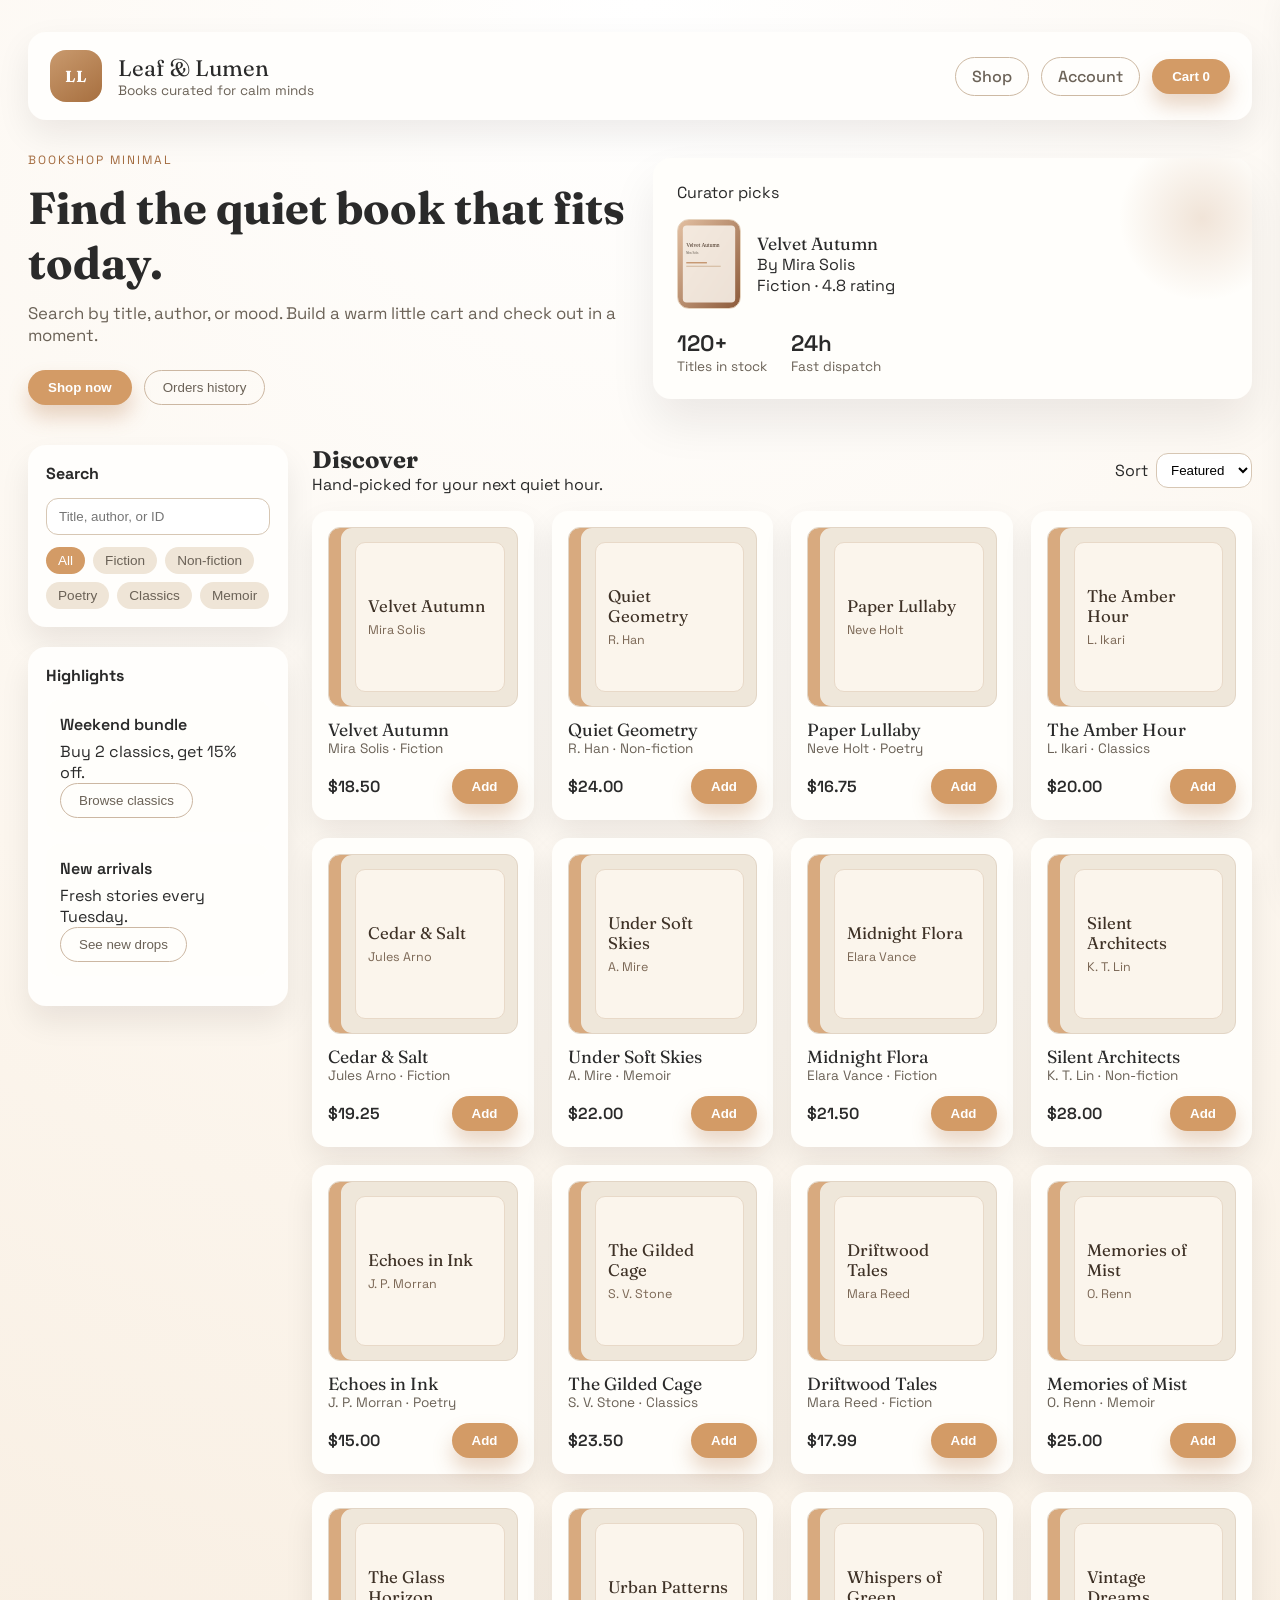
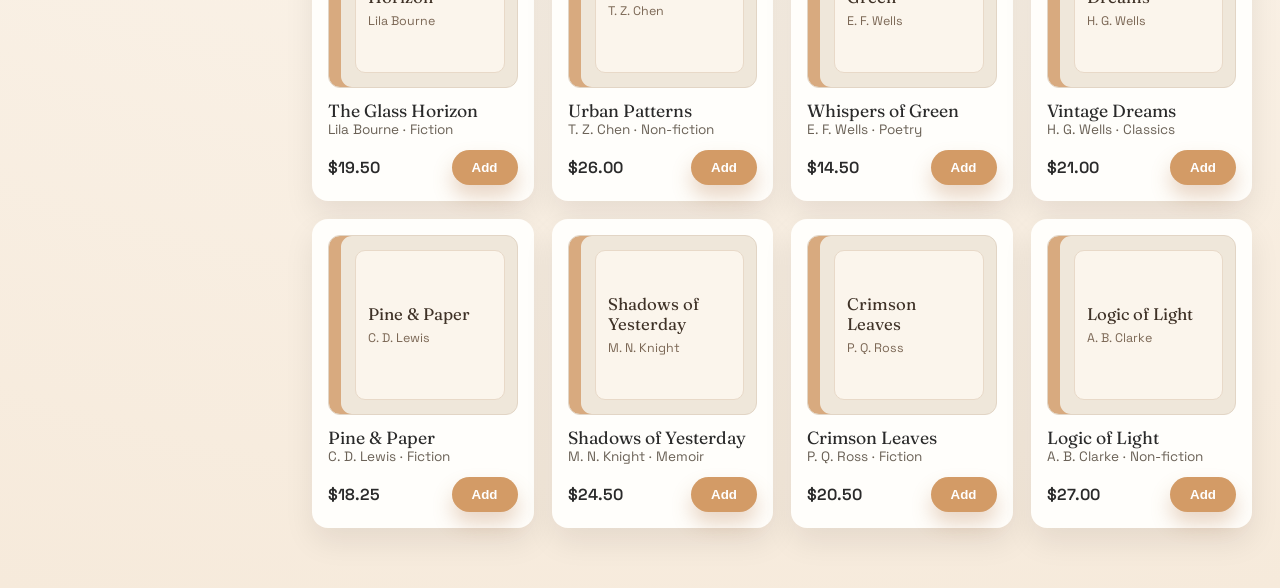
<file: frontend/index.html>
<!doctype html>
<html lang="en">
  <head>
    <meta charset="UTF-8" />
    <meta name="viewport" content="width=device-width, initial-scale=1" />
    <title>Leaf & Lumen Books</title>
    <link rel="preconnect" href="https://fonts.googleapis.com" />
    <link rel="preconnect" href="https://fonts.gstatic.com" crossorigin />
    <link href="https://fonts.googleapis.com/css2?family=Fraunces:wght@300;500;700&family=Space+Grotesk:wght@400;500;600&display=swap" rel="stylesheet" />
    <link rel="stylesheet" href="styles.css" />
  </head>
  <body>
    <div class="app">
      <header class="topbar">
        <div class="brand">
          <div class="brand-mark">LL</div>
          <div>
            <div class="brand-title">Leaf & Lumen</div>
            <div class="brand-subtitle">Books curated for calm minds</div>
          </div>
        </div>
        <nav class="topbar-nav">
          <a href="index.html" class="chip is-active" style="text-decoration:none;">Shop</a>
          <a href="login.html" id="account-link" class="chip" style="text-decoration:none;">Account</a>
          <button class="primary" id="open-cart">Cart <span id="cart-count">0</span></button>
        </nav>
      </header>

      <main class="main">
        <section class="hero">
          <div class="hero-copy">
            <p class="eyebrow">Bookshop minimal</p>
            <h1>Find the quiet book that fits today.</h1>
            <p class="lead">
              Search by title, author, or mood. Build a warm little cart and check out in a moment.
            </p>
            <div class="hero-actions">
              <button class="primary" id="shop-now">Shop now</button>
              <button class="ghost" id="view-orders">Orders history</button>
            </div>
          </div>
          <div class="hero-card">
            <div class="hero-card-inner">
              <div class="hero-kicker">Curator picks</div>
              <div class="hero-book">
                <div class="hero-book-cover" id="hero-cover"></div>
                <div>
                  <div class="hero-book-title">Velvet Autumn</div>
                  <div class="hero-book-author">By Mira Solis</div>
                  <div class="hero-book-meta">Fiction · 4.8 rating</div>
                </div>
              </div>
              <div class="hero-stats">
                <div>
                  <div class="stat-value">120+</div>
                  <div class="stat-label">Titles in stock</div>
                </div>
                <div>
                  <div class="stat-value">24h</div>
                  <div class="stat-label">Fast dispatch</div>
                </div>
              </div>
            </div>
          </div>
        </section>

        <section class="content">
          <aside class="sidebar">
            <div class="panel">
              <h3>Search</h3>
              <input type="text" id="search-input" placeholder="Title, author, or ID" />
              <div class="tag-list" id="category-tags"></div>
            </div>
            <div class="panel">
              <h3>Highlights</h3>
              <div class="highlight">
                <p class="highlight-title">Weekend bundle</p>
                <p>Buy 2 classics, get 15% off.</p>
                <button class="ghost">Browse classics</button>
              </div>
              <div class="highlight">
                <p class="highlight-title">New arrivals</p>
                <p>Fresh stories every Tuesday.</p>
                <button class="ghost">See new drops</button>
              </div>
            </div>
          </aside>

          <section class="catalog">
            <div class="catalog-header">
              <div>
                <h2>Discover</h2>
                <p>Hand-picked for your next quiet hour.</p>
              </div>
              <div class="catalog-controls">
                <label for="sort">Sort</label>
                <select id="sort">
                  <option value="featured">Featured</option>
                  <option value="title">Title</option>
                  <option value="author">Author</option>
                  <option value="price">Price</option>
                </select>
              </div>
            </div>
            <div class="book-grid" id="book-grid"></div>
          </section>
        </section>
      </main>
    </div>

    <div class="drawer" id="cart-drawer">
      <div class="drawer-header">
        <h3>Your cart</h3>
        <button class="ghost" id="close-cart">Close</button>
      </div>
      <div class="drawer-body" id="cart-items"></div>
      <div class="drawer-footer">
        <div class="totals">
          <span>Total</span>
          <strong id="cart-total">$0.00</strong>
        </div>
        <button class="primary" id="checkout">Place order</button>
      </div>
    </div>

    <div class="modal" id="auth-modal">
      <div class="modal-content">
        <div class="modal-header">
          <h3>Welcome back</h3>
          <button class="ghost" id="close-auth">Close</button>
        </div>
        <div class="tabs">
          <button class="tab is-active" data-tab="login">Login</button>
          <button class="tab" data-tab="register">Register</button>
        </div>
        <form class="form" id="login-form">
          <label>Email</label>
          <input type="email" placeholder="name@email.com" required />
          <label>Password</label>
          <input type="password" placeholder="••••••" required />
          <button class="primary" type="submit">Login</button>
        </form>
        <form class="form is-hidden" id="register-form">
          <label>Name</label>
          <input type="text" placeholder="Your name" required />
          <label>Email</label>
          <input type="email" placeholder="name@email.com" required />
          <label>Password</label>
          <input type="password" placeholder="Create a password" required />
          <label>Address</label>
          <input type="text" placeholder="Street, City" required />
          <button class="primary" type="submit">Create account</button>
        </form>
      </div>
    </div>

    <div class="modal" id="orders-modal">
      <div class="modal-content modal-wide">
        <div class="modal-header">
          <h3>Orders history</h3>
          <button class="ghost" id="close-orders">Close</button>
        </div>
        <div class="orders-list" id="orders-list"></div>
      </div>
    </div>

    <div class="modal" id="book-details-modal">
      <div class="modal-content modal-wide">
        <div class="modal-header">
          <h3>Book Details</h3>
          <button class="ghost" id="close-book-details">Close</button>
        </div>
        <div class="book-details-body" id="book-details-content">
          <!-- Populated by JS -->
        </div>
      </div>
    </div>

    <script src="app.js"></script>
  
    <script>
      (function() {
         const userStr = localStorage.getItem("currentUser");
         if (userStr) {
           const accLink = document.getElementById("account-link");
           if (accLink) {
             accLink.href = "profile.html";
           }
         } else {
             // Not logged in? If they are on admin.html and not logged in, force redirect to login
             if(window.location.pathname.includes("admin.html")) {
                window.location.href = "login.html";
             }
         }
      })();
    </script>
  </body>
</html>
</file>
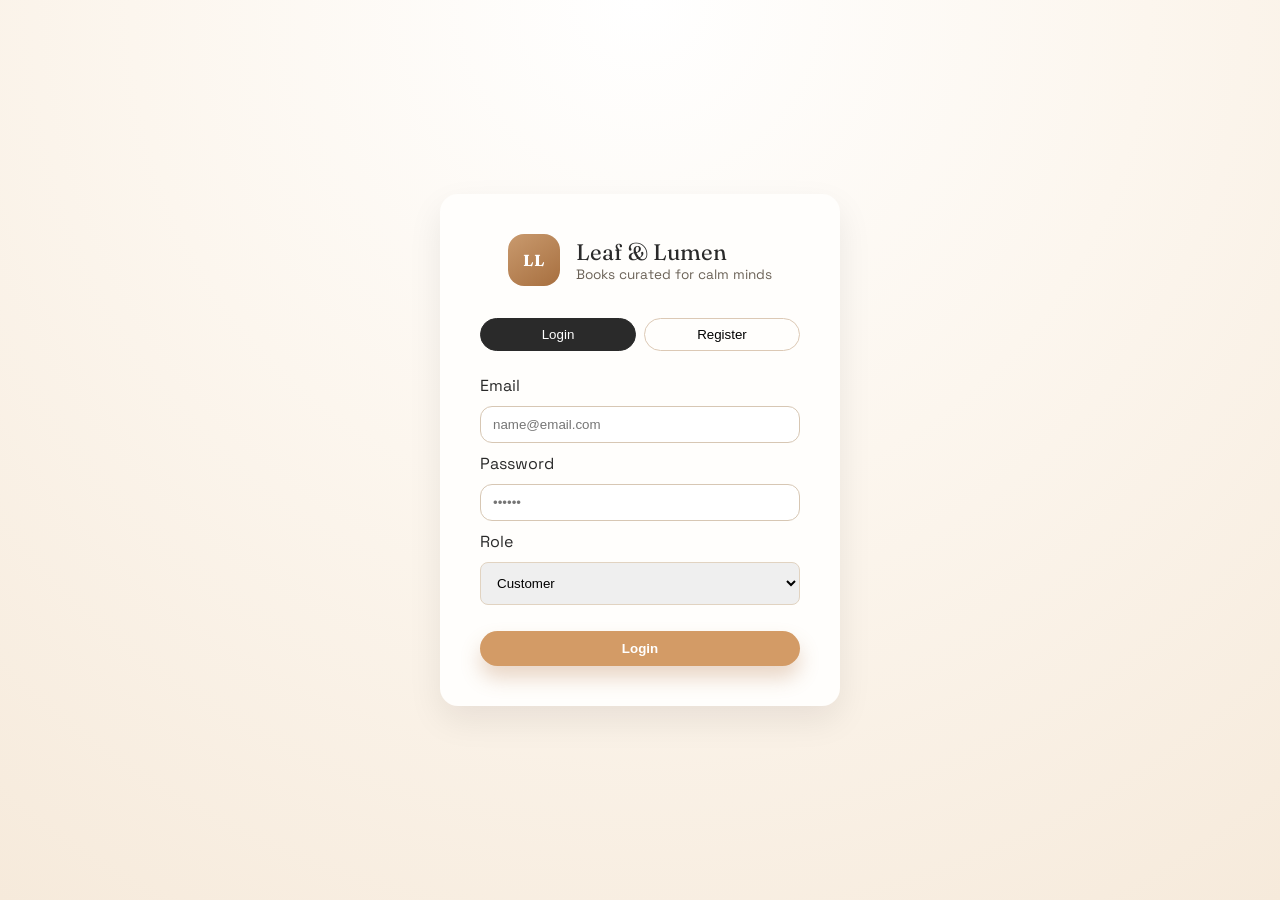
<file: frontend/admin.html>
<!doctype html>
<html lang="en">
  <head>
    <meta charset="UTF-8" />
    <meta name="viewport" content="width=device-width, initial-scale=1" />
    <title>Leaf & Lumen Books</title>
    <link rel="preconnect" href="https://fonts.googleapis.com" />
    <link rel="preconnect" href="https://fonts.gstatic.com" crossorigin />
    <link href="https://fonts.googleapis.com/css2?family=Fraunces:wght@300;500;700&family=Space+Grotesk:wght@400;500;600&display=swap" rel="stylesheet" />
    <link rel="stylesheet" href="styles.css" />
  </head>
  <body>
    <div class="app">
      <header class="topbar">
        <div class="brand">
          <div class="brand-mark">LL</div>
          <div>
            <div class="brand-title">Leaf & Lumen</div>
            <div class="brand-subtitle">Books curated for calm minds</div>
          </div>
        </div>
        <nav class="topbar-nav">
          <a href="admin.html" class="chip is-active" style="text-decoration:none;">Admin</a>
          <a href="login.html" id="account-link" class="chip" style="text-decoration:none;">Account</a>
          <button class="primary" id="open-cart" style="display:none;">Cart <span id="cart-count">0</span></button>
        </nav>
      </header>

      <main class="main">
        <section class="admin is-active" id="admin-view" style="display:block;">
          <div class="admin-header">
            <div>
              <p class="eyebrow">Admin workspace</p>
              <h2>Manage inventory</h2>
            </div>
            <button class="primary" id="add-book">Add new book</button>
          </div>
          <div class="admin-table" id="admin-table"></div>
        </section>
      </main>
    </div>

    <div class="modal" id="auth-modal">
      <div class="modal-content">
        <div class="modal-header">
          <h3>Welcome back</h3>
          <button class="ghost" id="close-auth">Close</button>
        </div>
        <div class="tabs">
          <button class="tab is-active" data-tab="login">Login</button>
          <button class="tab" data-tab="register">Register</button>
        </div>
        <form class="form" id="login-form">
          <label>Email</label>
          <input type="email" placeholder="name@email.com" required />
          <label>Password</label>
          <input type="password" placeholder="••••••" required />
          <button class="primary" type="submit">Login</button>
        </form>
        <form class="form is-hidden" id="register-form">
          <label>Name</label>
          <input type="text" placeholder="Your name" required />
          <label>Email</label>
          <input type="email" placeholder="name@email.com" required />
          <label>Password</label>
          <input type="password" placeholder="Create a password" required />
          <label>Address</label>
          <input type="text" placeholder="Street, City" required />
          <button class="primary" type="submit">Create account</button>
        </form>
      </div>
    </div>

    <div class="modal" id="add-book-modal">
      <div class="modal-content modal-wide">
        <div class="modal-header">
          <h3>Add new book</h3>
          <button class="ghost" id="close-add-book">Close</button>
        </div>
        <form class="form admin-form" id="add-book-form">
          <div class="form-row">
            <div>
              <label>Title</label>
              <input type="text" name="title" placeholder="Book title" required />
            </div>
            <div>
              <label>Author</label>
              <input type="text" name="author" placeholder="Author name" required />
            </div>
          </div>
          <div class="form-row">
            <div>
              <label>Category</label>
              <input type="text" name="category" placeholder="Fiction, Memoir" required />
            </div>
            <div>
              <label>Price</label>
              <input type="number" name="price" min="0" step="0.01" placeholder="19.99" required />
            </div>
          </div>
          <div class="form-row">
            <div>
              <label>Stock</label>
              <input type="number" name="stock" min="0" step="1" placeholder="10" required />
            </div>
          </div>
          <div class="form-row">
            <div>
              <label>Cover image URL</label>
              <input type="url" name="coverUrl" placeholder="https://..." />
            </div>
            <div>
              <label>Upload cover</label>
              <input type="file" name="coverFile" accept="image/*" />
            </div>
          </div>
          <div class="form-actions">
            <button class="ghost" type="button" id="cancel-add-book">Cancel</button>
            <button class="primary" type="submit">Add book</button>
          </div>
        </form>
      </div>
    </div>

    <div class="modal" id="edit-book-modal">
      <div class="modal-content modal-wide">
        <div class="modal-header">
          <h3>Edit book</h3>
          <button class="ghost" id="close-edit-book">Close</button>
        </div>
        <form class="form admin-form" id="edit-book-form">
          <input type="hidden" name="id" />
          <div class="form-row">
            <div>
              <label>Title</label>
              <input type="text" name="title" placeholder="Book title" required />
            </div>
            <div>
              <label>Author</label>
              <input type="text" name="author" placeholder="Author name" required />
            </div>
          </div>
          <div class="form-row">
            <div>
              <label>Category</label>
              <input type="text" name="category" placeholder="Fiction, Memoir" required />
            </div>
            <div>
              <label>Price</label>
              <input type="number" name="price" min="0" step="0.01" placeholder="19.99" required />
            </div>
          </div>
          <div class="form-row">
            <div>
              <label>Stock</label>
              <input type="number" name="stock" min="0" step="1" placeholder="10" required />
            </div>
          </div>
          <div class="form-row">
            <div>
              <label>Cover image URL</label>
              <input type="url" name="coverUrl" placeholder="https://..." />
            </div>
            <div>
              <label>Upload new cover (optional)</label>
              <input type="file" name="coverFile" accept="image/*" />
            </div>
          </div>
          <div class="form-actions">
            <button class="ghost" type="button" id="cancel-edit-book">Cancel</button>
            <button class="primary" type="submit">Save changes</button>
          </div>
        </form>
      </div>
    </div>

    <div class="modal" id="book-details-modal">
      <div class="modal-content modal-wide">
        <div class="modal-header">
          <h3>Book Details</h3>
          <button class="ghost" id="close-book-details">Close</button>
        </div>
        <div class="book-details-body" id="book-details-content">
          <!-- Populated by JS -->
        </div>
      </div>
    </div>

    <script src="admin.js"></script>
  
    <script>
      (function() {
         const userStr = localStorage.getItem("currentUser");
         if (userStr) {
           const accLink = document.getElementById("account-link");
           if (accLink) {
             accLink.href = "profile.html";
           }
         } else {
             // Not logged in? If they are on admin.html and not logged in, force redirect to login
             if(window.location.pathname.includes("admin.html")) {
                window.location.href = "login.html";
             }
         }
      })();
    </script>
  </body>
</html>
</file>
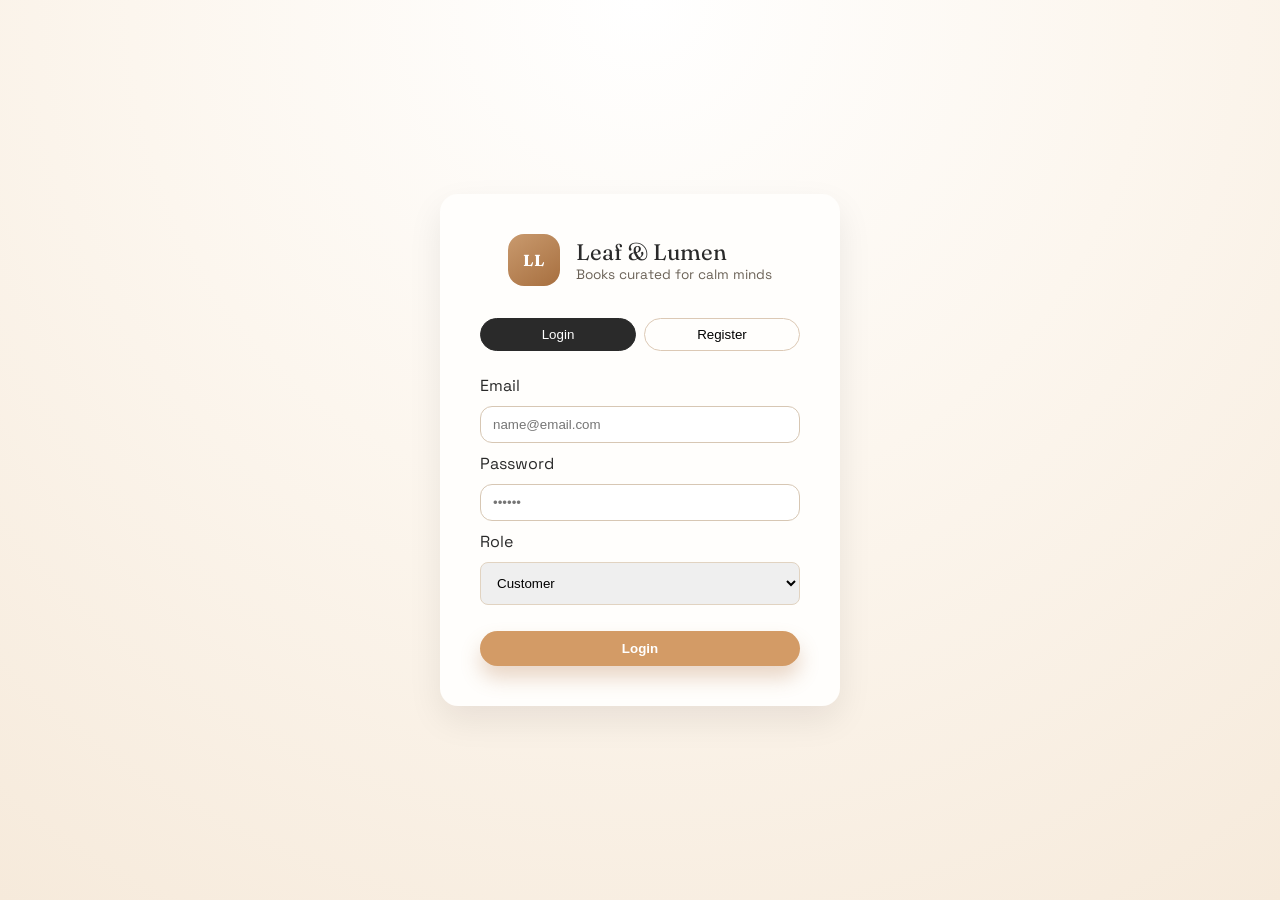
<file: frontend/login.html>
<!doctype html>
<html lang="en">
  <head>
    <meta charset="UTF-8" />
    <meta name="viewport" content="width=device-width, initial-scale=1" />
    <title>Login - Leaf & Lumen Books</title>
    <link rel="preconnect" href="https://fonts.googleapis.com" />
    <link rel="preconnect" href="https://fonts.gstatic.com" crossorigin />
    <link href="https://fonts.googleapis.com/css2?family=Fraunces:wght@300;500;700&family=Space+Grotesk:wght@400;500;600&display=swap" rel="stylesheet" />
    <link rel="stylesheet" href="styles.css" />
    <style>
      .auth-container {
        display: flex;
        align-items: center;
        justify-content: center;
        min-height: 100vh;
      }
      .auth-box {
        background: var(--cream);
        padding: 40px;
        border-radius: var(--radius);
        box-shadow: 0 14px 34px var(--shadow);
        width: 100%;
        max-width: 400px;
      }
      .auth-box .tabs {
        margin-bottom: 24px;
      }
    </style>
  </head>
  <body>
    <div class="auth-container">
      <div class="auth-box">
        <div class="brand" style="margin-bottom: 32px; justify-content: center;">
          <div class="brand-mark">LL</div>
          <div>
            <div class="brand-title">Leaf & Lumen</div>
            <div class="brand-subtitle">Books curated for calm minds</div>
          </div>
        </div>

        <div class="tabs">
          <button class="tab is-active" data-tab="login">Login</button>
          <button class="tab" data-tab="register">Register</button>
        </div>

        <form class="form" id="login-form">
          <label>Email</label>
          <input type="email" id="login-email" placeholder="name@email.com" required />
          <label>Password</label>
          <input type="password" id="login-password" placeholder="••••••" required />
          
          <label>Role</label>
          <select id="login-role" style="width: 100%; padding: 12px; border: 1px solid #e1d3c1; border-radius: 8px; margin-bottom: 16px;">
            <option value="customer">Customer</option>
            <option value="admin">Admin</option>
          </select>

          <button class="primary" type="submit">Login</button>
        </form>

        <form class="form is-hidden" id="register-form">
          <label>Name</label>
          <input type="text" id="reg-name" placeholder="Your name" required />
          <label>Email</label>
          <input type="email" id="reg-email" placeholder="name@email.com" required />
          <label>Password</label>
          <input type="password" id="reg-password" placeholder="Create a password" required />
          
          <label>Role</label>
          <select id="reg-role" style="width: 100%; padding: 12px; border: 1px solid #e1d3c1; border-radius: 8px; margin-bottom: 16px;">
            <option value="customer">Customer</option>
            <option value="admin">Admin</option>
          </select>

          <div id="reg-adminkey-container" style="display: none;">
            <label>Admin Key</label>
            <input type="password" id="reg-adminkey" placeholder="Required for Admin" />
          </div>

          <button class="primary" type="submit">Create account</button>
        </form>
      </div>
    </div>

    <script src="login.js"></script>
  </body>
</html>
</file>
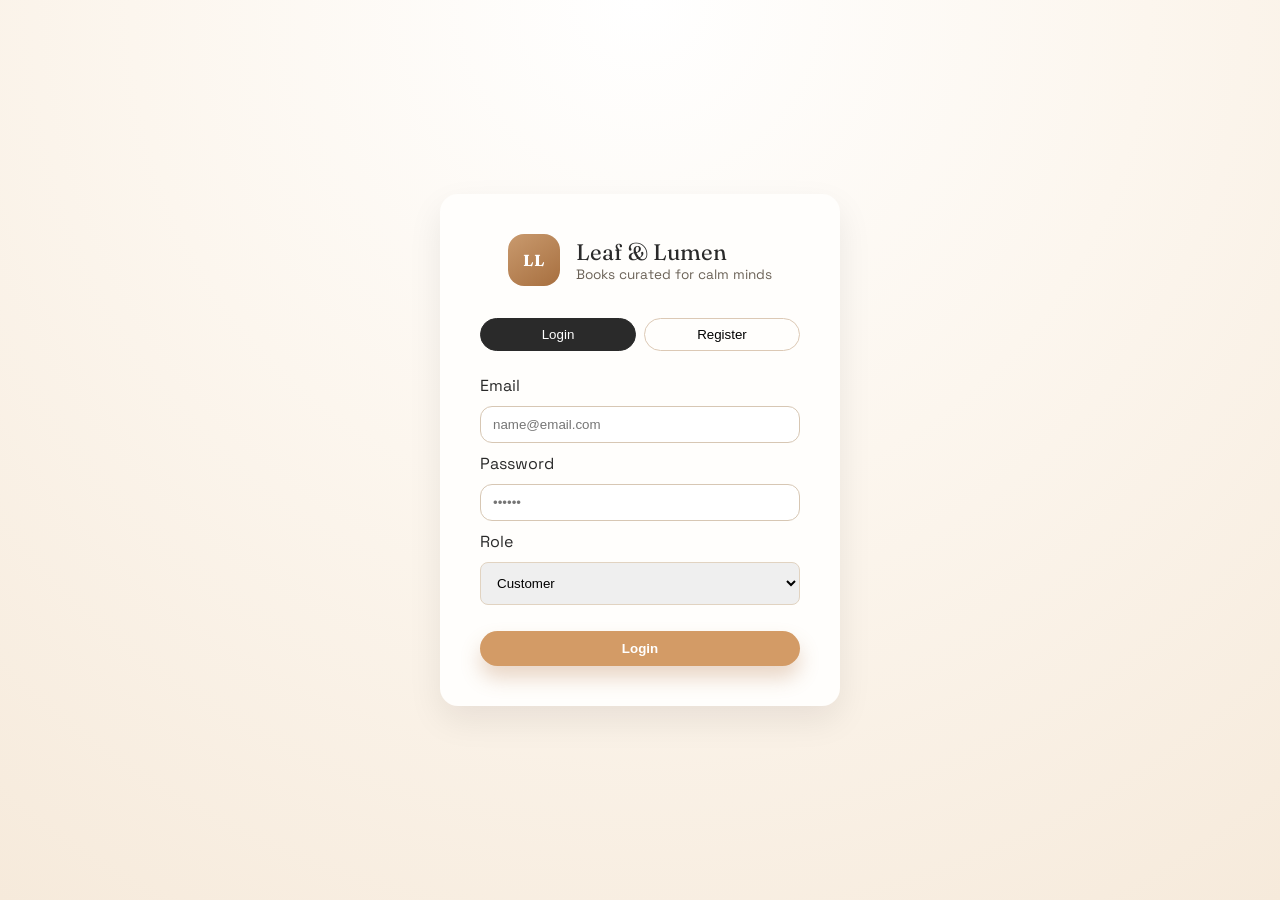
<file: frontend/profile.html>
<!doctype html>
<html lang="en">
  <head>
    <meta charset="UTF-8" />
    <meta name="viewport" content="width=device-width, initial-scale=1" />
    <title>Profile - Leaf & Lumen Books</title>
    <link rel="preconnect" href="https://fonts.googleapis.com" />
    <link rel="preconnect" href="https://fonts.gstatic.com" crossorigin />
    <link href="https://fonts.googleapis.com/css2?family=Fraunces:wght@300;500;700&family=Space+Grotesk:wght@400;500;600&display=swap" rel="stylesheet" />
    <link rel="stylesheet" href="styles.css" />
    <style>
      .profile-container {
        max-width: 600px;
        margin: 40px auto;
        background: var(--cream);
        padding: 40px;
        border-radius: var(--radius);
        box-shadow: 0 14px 34px var(--shadow);
      }
      .profile-header {
        margin-bottom: 24px;
        border-bottom: 1px solid #e1d3c1;
        padding-bottom: 16px;
      }
      .profile-details p {
        margin-bottom: 12px;
        font-size: 1.1rem;
      }
      .profile-details strong {
        display: inline-block;
        width: 80px;
        color: var(--muted);
      }
      .logout-btn {
        margin-top: 24px;
      }
    </style>
  </head>
  <body>
    <div class="app">
      <header class="topbar">
        <div class="brand">
          <div class="brand-mark">LL</div>
          <div>
            <div class="brand-title">Leaf & Lumen</div>
            <div class="brand-subtitle">Books curated for calm minds</div>
          </div>
        </div>
        <nav class="topbar-nav" id="profile-nav">
          <!-- Populated by JS based on role -->
        </nav>
      </header>

      <main class="main">
        <div class="profile-container">
          <div class="profile-header">
            <h2>Your Account Profile</h2>
          </div>
          <div class="profile-details">
            <p><strong>Name:</strong> <span id="profile-name">-</span></p>
            <p><strong>Email:</strong> <span id="profile-email">-</span></p>
            <p><strong>Role:</strong> <span id="profile-role">-</span></p>
          </div>
          <button class="primary logout-btn" id="logout-btn">Log out</button>
        </div>
      </main>
    </div>

    <script src="profile.js"></script>
  </body>
</html>
</file>
<file: frontend/styles.css>
:root {
  --bg: #fffefa;
  --bg-dark: #fbf4e9;
  --text: #2a2a2a;
  --muted: #6b6257;
  --accent: #d39b66;
  --accent-dark: #a36b3f;
  --cream: #fffefc;
  --shadow: rgba(26, 19, 12, 0.08);
  --radius: 18px;
}

* {
  box-sizing: border-box;
  margin: 0;
  padding: 0;
}

body {
  font-family: "Space Grotesk", sans-serif;
  background: radial-gradient(circle at top, #ffffff 0%, #fcf6ee 46%, #f6eadb 100%);
  color: var(--text);
  min-height: 100vh;
}

.app {
  max-width: 1280px;
  margin: 0 auto;
  padding: 32px 28px 60px;
}

.topbar {
  display: flex;
  align-items: center;
  justify-content: space-between;
  gap: 24px;
  padding: 18px 22px;
  background: var(--cream);
  border-radius: var(--radius);
  box-shadow: 0 14px 34px var(--shadow);
}

.brand {
  display: flex;
  align-items: center;
  gap: 16px;
}

.brand-mark {
  width: 52px;
  height: 52px;
  border-radius: 16px;
  background: linear-gradient(145deg, #c99a6e, #a76f3f);
  color: #fff;
  display: grid;
  place-items: center;
  font-family: "Fraunces", serif;
  font-weight: 700;
  letter-spacing: 1px;
}

.brand-title {
  font-family: "Fraunces", serif;
  font-size: 1.4rem;
}

.brand-subtitle {
  font-size: 0.85rem;
  color: var(--muted);
}

.topbar-nav {
  display: flex;
  align-items: center;
  gap: 12px;
  flex-wrap: wrap;
}

.chip {
  border: 1px solid #cdb9a3;
  background: transparent;
  border-radius: 999px;
  padding: 8px 16px;
  cursor: pointer;
  color: var(--muted);
  font-weight: 500;
  transition: all 0.2s ease;
}

.chip.is-active {
  background: #2a2a2a;
  color: #fff;
  border-color: #2a2a2a;
}

.primary {
  background: var(--accent);
  color: #fff;
  border: none;
  border-radius: 999px;
  padding: 10px 20px;
  font-weight: 600;
  cursor: pointer;
  transition: transform 0.2s ease, box-shadow 0.2s ease;
  box-shadow: 0 12px 20px rgba(182, 123, 75, 0.3);
}

.primary:hover {
  transform: translateY(-1px);
  box-shadow: 0 16px 24px rgba(182, 123, 75, 0.35);
}

.ghost {
  background: transparent;
  border: 1px solid #ccb7a2;
  border-radius: 999px;
  padding: 9px 18px;
  cursor: pointer;
  color: var(--muted);
}

.main {
  display: flex;
  flex-direction: column;
  gap: 40px;
  margin-top: 32px;
}

.hero {
  display: grid;
  grid-template-columns: repeat(auto-fit, minmax(280px, 1fr));
  gap: 26px;
  align-items: center;
}

.hero-copy h1 {
  font-family: "Fraunces", serif;
  font-size: 2.8rem;
  margin-bottom: 12px;
}

.eyebrow {
  text-transform: uppercase;
  letter-spacing: 2px;
  color: var(--accent-dark);
  font-size: 0.75rem;
  margin-bottom: 12px;
}

.lead {
  color: var(--muted);
  font-size: 1.05rem;
  margin-bottom: 24px;
}

.hero-actions {
  display: flex;
  gap: 12px;
  flex-wrap: wrap;
}

.hero-card {
  background: #fffefb;
  border-radius: var(--radius);
  padding: 24px;
  box-shadow: 0 24px 46px var(--shadow);
  position: relative;
  overflow: hidden;
}

.hero-card::after {
  content: "";
  position: absolute;
  width: 180px;
  height: 180px;
  background: radial-gradient(circle, rgba(182, 123, 75, 0.2) 0%, rgba(255, 255, 255, 0) 65%);
  right: -40px;
  top: -30px;
}

.hero-card-inner {
  position: relative;
  z-index: 1;
}

.hero-book {
  display: flex;
  gap: 16px;
  align-items: center;
  margin: 16px 0 20px;
}

.hero-book-cover {
  width: 64px;
  height: 90px;
  border-radius: 12px;
  background: linear-gradient(145deg, #d6b08d, #8e5f3b);
  background-size: cover;
  background-position: center;
  border: 1px solid #e6d4c0;
}

.hero-book-title {
  font-family: "Fraunces", serif;
  font-size: 1.1rem;
}

.hero-stats {
  display: flex;
  gap: 24px;
  margin-top: 20px;
}

.stat-value {
  font-size: 1.4rem;
  font-weight: 600;
}

.stat-label {
  color: var(--muted);
  font-size: 0.85rem;
}

.content {
  display: grid;
  grid-template-columns: 260px 1fr;
  gap: 24px;
}

.sidebar {
  display: flex;
  flex-direction: column;
  gap: 20px;
}

.panel {
  background: var(--cream);
  border-radius: var(--radius);
  padding: 18px;
  box-shadow: 0 16px 30px var(--shadow);
}

.panel h3 {
  margin-bottom: 14px;
  font-size: 1rem;
}

.panel input {
  width: 100%;
  border: 1px solid #d7c7b4;
  background: #fff;
  border-radius: 12px;
  padding: 10px 12px;
  margin-bottom: 12px;
}

.tag-list {
  display: flex;
  flex-wrap: wrap;
  gap: 8px;
}

.tag {
  background: #efe5d7;
  color: var(--muted);
  border-radius: 999px;
  border: none;
  outline: none;
  box-shadow: none;
  appearance: none;
  -webkit-appearance: none;
  padding: 6px 12px;
  font-size: 0.85rem;
  cursor: pointer;
  transition: all 0.2s ease;
}

.tag.is-active {
  background: var(--accent);
  color: #fff;
}

.highlight {
  background: #fffefb;
  border-radius: 14px;
  padding: 14px;
  margin-bottom: 12px;
}

.highlight-title {
  font-weight: 600;
  margin-bottom: 6px;
}

.catalog-header {
  display: flex;
  align-items: center;
  justify-content: space-between;
  gap: 12px;
  margin-bottom: 16px;
}

.catalog-header h2 {
  font-family: "Fraunces", serif;
}

.catalog-controls {
  display: flex;
  align-items: center;
  gap: 8px;
}

.catalog-controls select {
  border-radius: 12px;
  border: 1px solid #d7c7b4;
  padding: 8px 10px;
  background: #fff;
}

.book-grid {
  display: grid;
  grid-template-columns: repeat(auto-fill, minmax(220px, 1fr));
  gap: 18px;
}

.book-card {
  background: #fffefb;
  border-radius: 16px;
  padding: 16px;
  box-shadow: 0 14px 30px var(--shadow);
  display: flex;
  flex-direction: column;
  gap: 12px;
  animation: fadeInUp 0.5s ease;
}

.book-cover {
  height: 180px;
  border-radius: 12px;
  background: #efe7da;
  border: 1px solid #e2d5c5;
  box-shadow: inset 12px 0 0 #d8aa7f;
  display: flex;
  align-items: stretch;
}

.book-cover-inner {
  background: #fbf5ec;
  border-radius: 10px;
  margin: 14px 12px 14px 26px;
  width: 100%;
  padding: 12px;
  display: flex;
  flex-direction: column;
  justify-content: center;
  gap: 6px;
  border: 1px solid #e8d9c8;
}

.book-cover-title-text {
  font-family: "Fraunces", serif;
  color: #3e3126;
  font-size: 1.05rem;
  line-height: 1.2;
}

.book-cover-author-text {
  color: #7b6755;
  font-size: 0.78rem;
}

.book-cover--detail {
  width: 100%;
  height: 100%;
}

.book-cover--detail .book-cover-inner {
  margin: 18px 16px 18px 30px;
  padding: 16px;
}

.book-cover--detail .book-cover-title-text {
  font-size: 1.2rem;
}

.book-cover--detail .book-cover-author-text {
  font-size: 0.9rem;
}

.book-cover-wrap {
  flex: 0 0 200px;
  height: 300px;
}

.book-cover--thumb {
  width: 44px;
  height: 62px;
  border-radius: 8px;
  box-shadow: inset 6px 0 0 #d8aa7f;
  flex-shrink: 0;
}

.book-cover--thumb .book-cover-inner {
  margin: 6px 4px 6px 12px;
  padding: 4px;
  gap: 2px;
}

.book-cover--thumb .book-cover-title-text {
  font-size: 0.42rem;
}

.book-cover--thumb .book-cover-author-text {
  font-size: 0.34rem;
}

.book-title {
  font-family: "Fraunces", serif;
  font-size: 1.1rem;
}

.book-meta {
  color: var(--muted);
  font-size: 0.85rem;
}

.book-actions {
  display: flex;
  justify-content: space-between;
  align-items: center;
  margin-top: auto;
}

.book-price {
  font-weight: 600;
}

.admin {
  display: none;
  background: var(--cream);
  border-radius: var(--radius);
  padding: 24px;
  box-shadow: 0 18px 40px var(--shadow);
}

.admin.is-active {
  display: block;
}

.admin-header {
  display: flex;
  align-items: center;
  justify-content: space-between;
  gap: 14px;
  margin-bottom: 20px;
}

.admin-table {
  display: grid;
  gap: 12px;
}

.admin-head-row {
  display: grid;
  grid-template-columns: 2fr 1.2fr 1fr 0.8fr 1.2fr;
  gap: 12px;
  font-size: 0.78rem;
  text-transform: uppercase;
  letter-spacing: 1px;
  color: #7a6b5d;
  padding: 0 14px;
}

.admin-row {
  background: #fffefb;
  padding: 14px;
  border-radius: 12px;
  display: grid;
  grid-template-columns: 2fr 1.2fr 1fr 0.8fr 1.2fr;
  gap: 12px;
  align-items: center;
  border: 1px solid #edddcb;
}

.admin-book-title {
  font-family: "Fraunces", serif;
  margin-bottom: 2px;
}

.low-stock-badge {
  display: inline-flex;
  align-items: center;
  justify-content: center;
  margin-left: 8px;
  padding: 2px 8px;
  border-radius: 999px;
  background: #fff1ea;
  color: #c2410c;
  font-size: 0.72rem;
  font-weight: 600;
}

.admin-actions {
  display: flex;
  gap: 8px;
  justify-content: flex-end;
}

.admin-action {
  padding: 7px 14px;
  font-size: 0.84rem;
}

.admin-icon-btn {
  width: 38px;
  height: 38px;
  border-radius: 10px;
  padding: 0;
  display: inline-flex;
  align-items: center;
  justify-content: center;
}

.admin-icon {
  width: 18px;
  height: 18px;
  fill: currentColor;
}

.danger {
  background: #d94838;
  color: #fff;
  border: none;
  border-radius: 999px;
  cursor: pointer;
  transition: transform 0.2s ease, box-shadow 0.2s ease;
}

.danger:hover {
  transform: translateY(-1px);
  box-shadow: 0 10px 18px rgba(217, 72, 56, 0.25);
}

.drawer {
  position: fixed;
  right: -420px;
  top: 0;
  width: 380px;
  height: 100vh;
  background: #fffefb;
  box-shadow: -20px 0 40px rgba(0, 0, 0, 0.12);
  padding: 24px;
  display: flex;
  flex-direction: column;
  gap: 16px;
  transition: right 0.3s ease;
  z-index: 10;
}

.drawer.is-open {
  right: 0;
}

.drawer-body {
  flex: 1;
  overflow-y: auto;
  display: grid;
  gap: 12px;
}

.cart-item {
  display: flex;
  justify-content: space-between;
  align-items: center;
  border-bottom: 1px solid #efe5d7;
  padding-bottom: 10px;
}

.cart-item-details {
  display: flex;
  align-items: center;
  gap: 12px;
}

.cart-thumb {
  width: 44px;
  height: 62px;
  border-radius: 10px;
  background: #e9dccb;
  background-size: cover;
  background-position: center;
  border: 1px solid #ead7c3;
  flex-shrink: 0;
}

.drawer-footer {
  border-top: 1px solid #efe5d7;
  padding-top: 12px;
  display: grid;
  gap: 12px;
}

.totals {
  display: flex;
  justify-content: space-between;
  font-size: 1.1rem;
}

.modal {
  position: fixed;
  inset: 0;
  background: rgba(30, 24, 18, 0.55);
  display: none;
  align-items: center;
  justify-content: center;
  padding: 24px;
  z-index: 11;
}

.modal.is-open {
  display: flex;
}

.modal-content {
  background: #fff;
  border-radius: 20px;
  padding: 24px;
  width: 360px;
  box-shadow: 0 24px 60px rgba(0, 0, 0, 0.2);
}

.modal-header {
  display: flex;
  align-items: center;
  justify-content: space-between;
  margin-bottom: 14px;
}

.tabs {
  display: flex;
  gap: 8px;
  margin-bottom: 16px;
}

.tab {
  flex: 1;
  border: 1px solid #dcc9b5;
  border-radius: 999px;
  padding: 8px 12px;
  cursor: pointer;
  background: transparent;
}

.tab.is-active {
  background: #2a2a2a;
  color: #fff;
  border-color: #2a2a2a;
}

.form {
  display: grid;
  gap: 10px;
}

.form input {
  border-radius: 12px;
  border: 1px solid #d7c7b4;
  padding: 10px 12px;
}

.form.is-hidden {
  display: none;
}

.admin-form label {
  font-size: 0.85rem;
  color: var(--muted);
  margin-bottom: 4px;
  display: inline-block;
}

.admin-form select,
.admin-form input {
  width: 100%;
}

.admin-form input[type="file"] {
  padding: 8px 10px;
  background: #fff;
  border-radius: 12px;
  border: 1px solid #d7c7b4;
}

.form-row {
  display: grid;
  grid-template-columns: repeat(auto-fit, minmax(200px, 1fr));
  gap: 12px;
}

.form-actions {
  display: flex;
  justify-content: flex-end;
  gap: 10px;
  margin-top: 6px;
}

.modal-wide {
  width: min(680px, 92vw);
}

.orders-list {
  display: grid;
  gap: 12px;
}

.order-card {
  border: 1px solid #efe5d7;
  background: #fffaf2;
  border-radius: 16px;
  padding: 14px;
  display: grid;
  gap: 8px;
}

.order-meta {
  display: flex;
  justify-content: space-between;
  color: var(--muted);
  font-size: 0.9rem;
}

.order-items {
  display: grid;
  gap: 6px;
}

.order-item {
  display: flex;
  justify-content: space-between;
  font-size: 0.95rem;
}

.order-empty {
  color: var(--muted);
  text-align: center;
  padding: 18px 10px;
  border: 1px dashed #e4d5c3;
  border-radius: 14px;
}

@keyframes fadeInUp {
  from {
    opacity: 0;
    transform: translateY(10px);
  }
  to {
    opacity: 1;
    transform: translateY(0);
  }
}

@media (max-width: 980px) {
  .content {
    grid-template-columns: 1fr;
  }
  .sidebar {
    flex-direction: row;
    flex-wrap: wrap;
  }
  .panel {
    flex: 1;
    min-width: 260px;
  }

  .admin-head-row {
    display: none;
  }

  .admin-row {
    grid-template-columns: 1fr;
    gap: 8px;
  }

  .admin-actions {
    justify-content: flex-start;
  }
}

@media (max-width: 720px) {
  .topbar {
    flex-direction: column;
    align-items: flex-start;
  }
  .drawer {
    width: 100%;
  }
  .hero-copy h1 {
    font-size: 2.2rem;
  }
}
</file>
